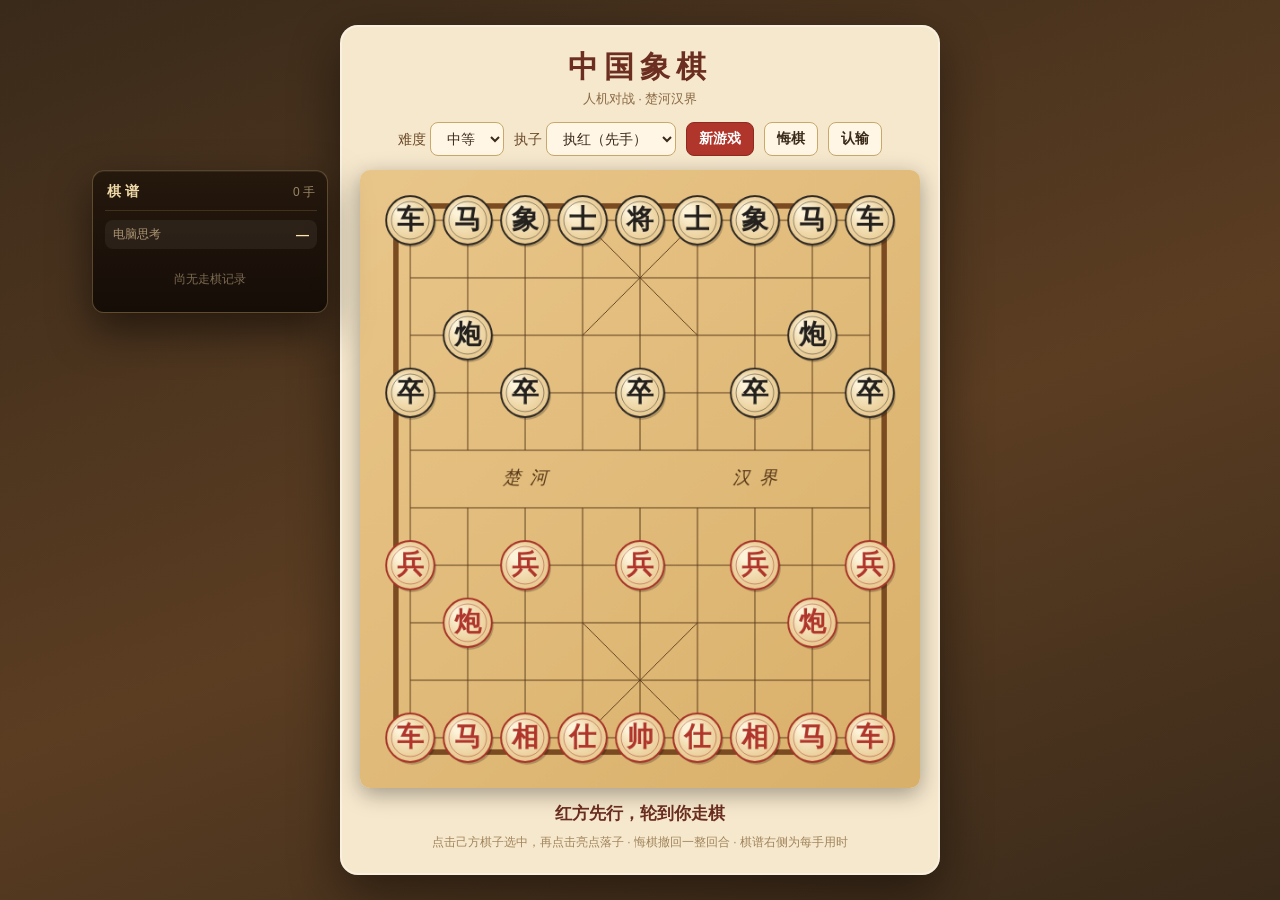
<file: cn_chess/index.html>
<!DOCTYPE html>
<html lang="zh-CN">
<head>
<meta charset="UTF-8">
<meta name="viewport" content="width=device-width, initial-scale=1.0">
<title>中国象棋 · 人机对战</title>
<link rel="stylesheet" href="css/style.css">
</head>
<body>
  <div class="card">
    <h1>中国象棋</h1>
    <div class="subtitle">人机对战 · 楚河汉界</div>

    <div class="controls">
      <label>难度
        <select id="difficulty">
          <option value="easy">简单</option>
          <option value="medium" selected>中等</option>
          <option value="hard">困难</option>
        </select>
      </label>
      <label>执子
        <select id="side">
          <option value="red" selected>执红（先手）</option>
          <option value="black">执黑（后手）</option>
        </select>
      </label>
      <button class="primary" id="btnNew">新游戏</button>
      <button id="btnUndo">悔棋</button>
      <button id="btnResign">认输</button>
    </div>

    <div class="board-wrap">
      <canvas id="board" width="624" height="688"></canvas>

      <aside class="log-panel" aria-label="棋谱">
        <div class="log-panel-head">
          <span class="log-panel-title">棋谱</span>
          <span class="log-panel-count"><span id="moveCount">0</span> 手</span>
        </div>
        <div class="think-bar">
          <span>电脑思考</span>
          <strong id="thinkTime">—</strong>
        </div>
        <div class="logbox" id="log"></div>
      </aside>
    </div>

    <div class="status" id="status">红方先行，轮到你走棋</div>
    <div class="hint">点击己方棋子选中，再点击亮点落子 · 悔棋撤回一整回合 · 棋谱右侧为每手用时</div>
  </div>

  <!-- 模块按依赖顺序加载：常量 → 规则 → AI → 音效 → 渲染 → 流程 → 启动 -->
  <script src="js/constants.js"></script>
  <script src="js/rules.js"></script>
  <script src="js/ai.js"></script>
  <script src="js/sound.js"></script>
  <script src="js/dialog.js"></script>
  <script src="js/renderer.js"></script>
  <script src="js/game.js"></script>
  <script src="js/main.js"></script>
</body>
</html>
</file>
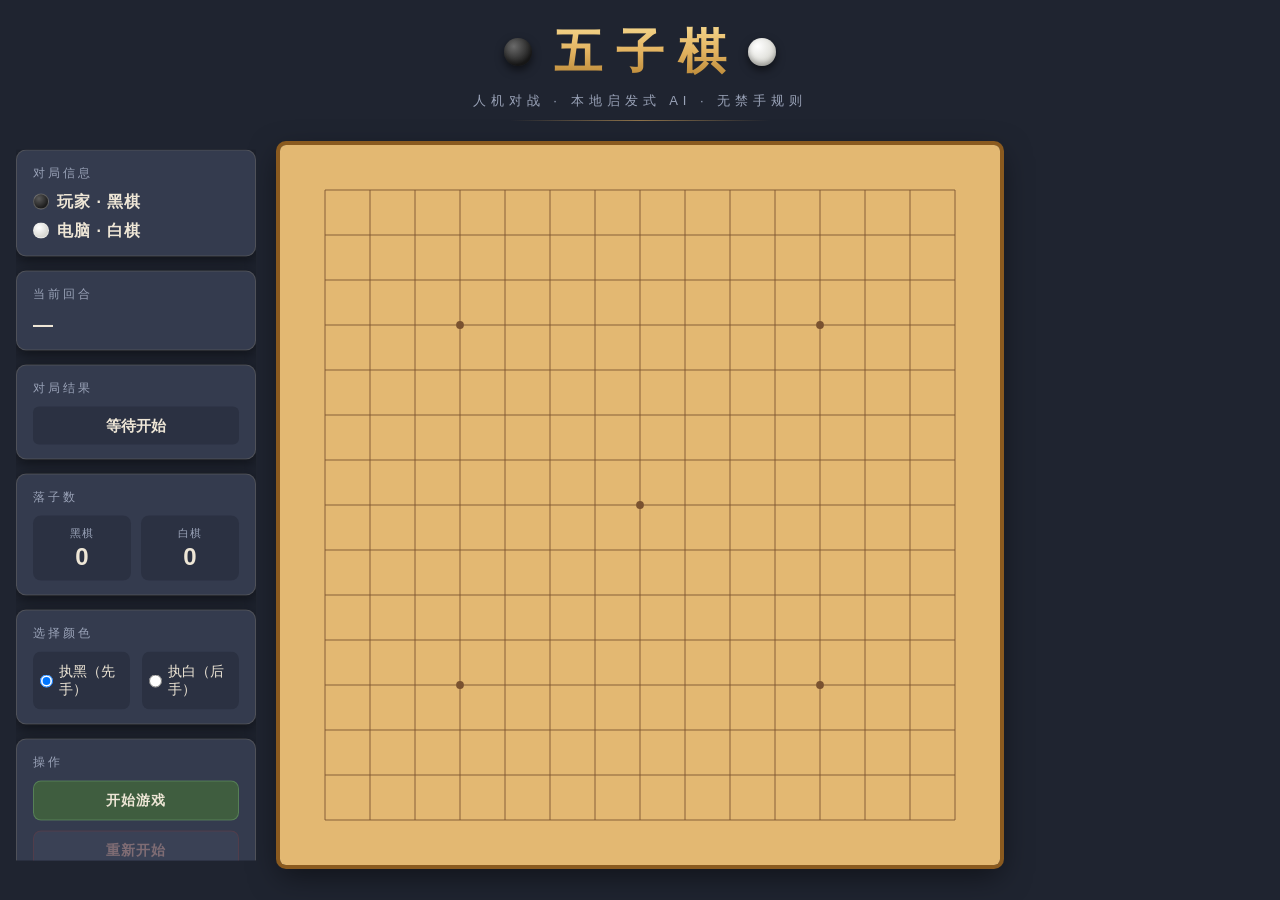
<file: gomoku/index.html>
<!DOCTYPE html>
<html lang="zh-CN">
<head>
  <meta charset="UTF-8" />
  <meta name="viewport" content="width=device-width, initial-scale=1.0, maximum-scale=1.0, user-scalable=no" />
  <title>五子棋 · 人机对战</title>
  <link rel="stylesheet" href="css/style.css" />
</head>
<body>

  <div class="app">

    <header class="app-header">
      <div class="title-row">
        <span class="title-stone title-stone--black" aria-hidden="true"></span>
        <h1 class="app-title">五子棋</h1>
        <span class="title-stone title-stone--white" aria-hidden="true"></span>
      </div>
      <p class="app-subtitle">人机对战 · 本地启发式 AI · 无禁手规则</p>
      <div class="title-divider" aria-hidden="true"></div>
    </header>

    <div class="board-area">

      <!-- 棋盘画布（绝对居中） -->
      <div id="canvas-wrap">
        <canvas id="board-canvas"></canvas>
      </div>

      <!-- 左侧信息栏（不参与棋盘居中） -->
      <aside class="sidebar">

        <div class="panel">
          <div class="panel-title">对局信息</div>
          <div class="badge-row">
            <span id="player-badge" class="badge badge-black">玩家 · 黑棋</span>
            <span id="ai-badge" class="badge badge-white">电脑 · 白棋</span>
          </div>
        </div>

        <div class="panel">
          <div class="panel-title">当前回合</div>
          <div id="turn-text">—</div>
        </div>

        <div class="panel">
          <div class="panel-title">对局结果</div>
          <div id="status-text" class="status-text">等待开始</div>
        </div>

        <div class="panel">
          <div class="panel-title">落子数</div>
          <div class="count-row">
            <div class="count-box">
              <span class="count-box-label">黑棋</span>
              <span id="black-count" class="count-box-value">0</span>
            </div>
            <div class="count-box">
              <span class="count-box-label">白棋</span>
              <span id="white-count" class="count-box-value">0</span>
            </div>
          </div>
        </div>

        <div class="panel">
          <div class="panel-title">选择颜色</div>
          <div class="color-options">
            <label>
              <input type="radio" name="color-choice" value="black" checked />
              执黑（先手）
            </label>
            <label>
              <input type="radio" name="color-choice" value="white" />
              执白（后手）
            </label>
          </div>
        </div>

        <div class="panel">
          <div class="panel-title">操作</div>
          <div class="btn-group">
            <button id="start-btn" class="btn btn-primary">开始游戏</button>
            <button id="restart-btn" class="btn btn-danger" disabled>重新开始</button>
            <button id="undo-btn" class="btn" disabled>悔棋</button>
          </div>
        </div>

      </aside>

    </div>

  </div>

  <!-- 经典 script 加载（非 ES Module），保证双击 index.html 即可运行。
       按依赖顺序加载，每个文件挂载到 window.Gomoku 命名空间 -->
  <script src="js/config.js"></script>
  <script src="js/Board.js"></script>
  <script src="js/RuleChecker.js"></script>
  <script src="js/AiPlayer.js"></script>
  <script src="js/Game.js"></script>
  <script src="js/Renderer.js"></script>
  <script src="js/InputController.js"></script>
  <script src="js/main.js"></script>

</body>
</html>
</file>
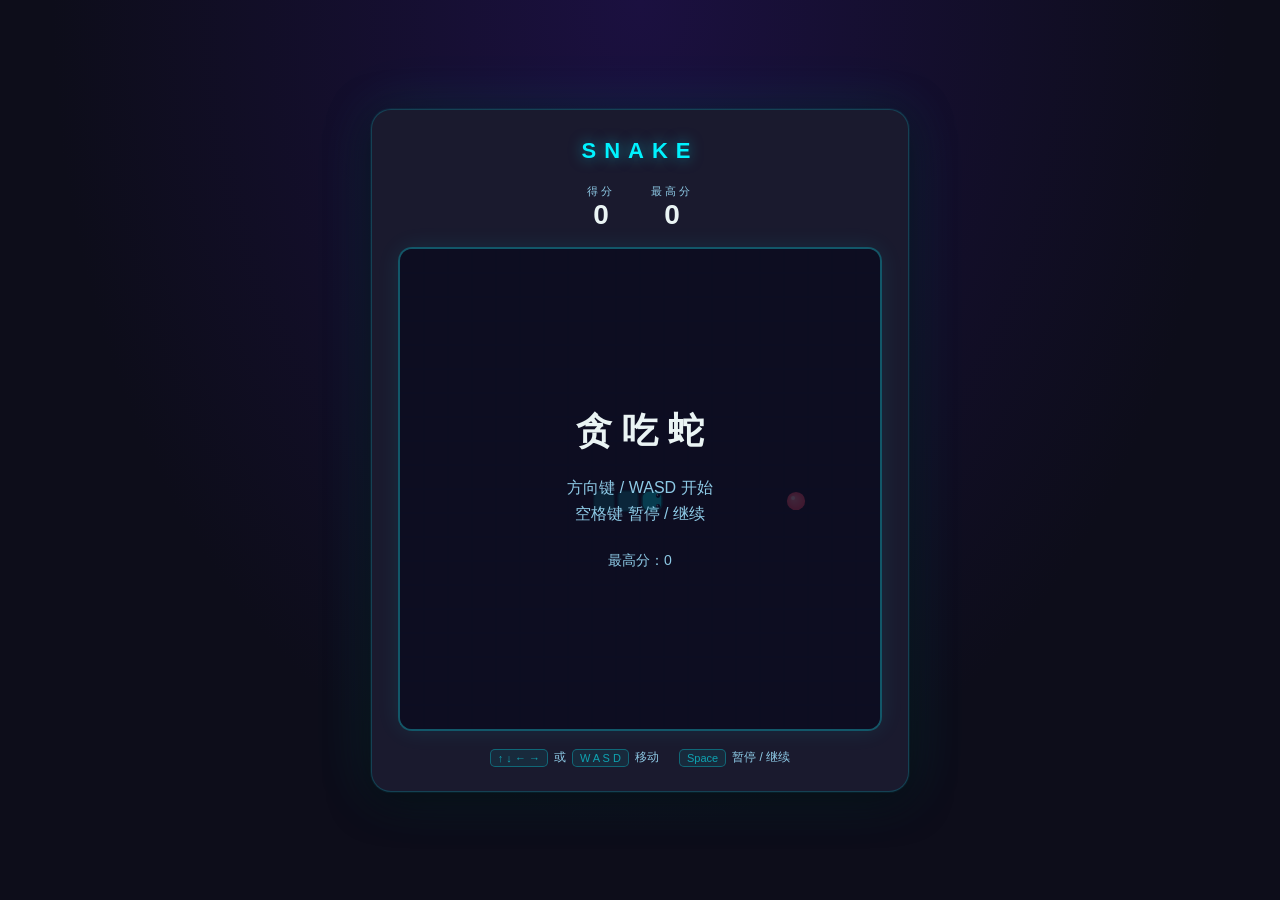
<file: snake/index.html>
<!DOCTYPE html>
<html lang="zh-CN">
<head>
  <meta charset="UTF-8" />
  <meta name="viewport" content="width=device-width, initial-scale=1.0" />
  <title>贪吃蛇</title>
  <link rel="stylesheet" href="style.css" />
</head>
<body>

  <div class="game-card">

    <!-- 标题 -->
    <h1 class="game-title">Snake</h1>

    <!-- 分数栏 -->
    <div class="score-bar">
      <div class="score-item">
        <span class="score-label">得分</span>
        <span class="score-value" id="score">0</span>
      </div>
      <div class="score-item">
        <span class="score-label">最高分</span>
        <span class="score-value" id="hiscore">0</span>
      </div>
    </div>

    <!-- 画布 -->
    <div class="canvas-wrap">
      <canvas id="gameCanvas"></canvas>
    </div>

    <!-- 操作提示 -->
    <div class="hint-bar">
      <div class="hint-item">
        <kbd>↑ ↓ ← →</kbd>
        <span>或</span>
        <kbd>W A S D</kbd>
        <span>移动</span>
      </div>
      <div class="hint-item">
        <kbd>Space</kbd>
        <span>暂停 / 继续</span>
      </div>
    </div>

  </div>

  <!-- ES Module 入口；defer 保证 DOM 已就绪 -->
  <script type="module" src="js/main.js"></script>

</body>
</html>
</file>
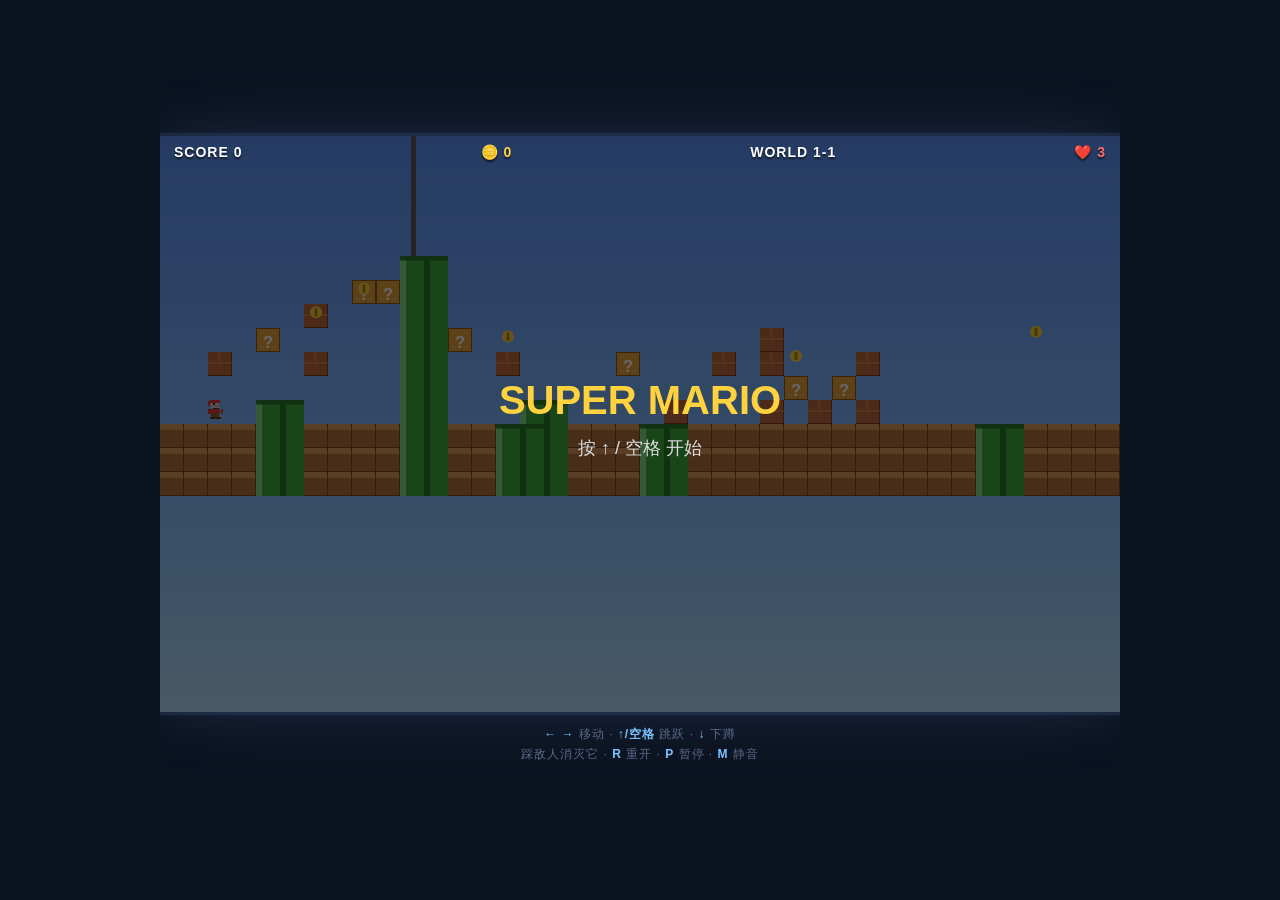
<file: SuperMario/index.html>
<!DOCTYPE html>
<html lang="zh-CN">
<head>
<meta charset="UTF-8">
<meta name="viewport" content="width=device-width, initial-scale=1.0">
<title>SUPER MARIO · 超级玛丽</title>
<style>
  html,body{margin:0;padding:0;background:#0b1220;height:100%;display:flex;align-items:center;justify-content:center;font-family:"Segoe UI","Arial",sans-serif;overflow:hidden;}
  #wrap{display:flex;flex-direction:column;align-items:center;gap:12px;}
  #stage{position:relative;box-shadow:0 0 60px rgba(120,180,255,.15),0 0 0 3px #182238,0 0 0 5px #0d1524;background:#000;}
  canvas{display:block;image-rendering:pixelated;image-rendering:crisp-edges;outline:none;}
  #hud{position:absolute;top:0;left:0;right:0;display:flex;justify-content:space-between;align-items:center;padding:8px 14px;color:#fff;font-size:14px;letter-spacing:1px;text-shadow:0 2px 2px rgba(0,0,0,.6);pointer-events:none;font-weight:bold;}
  #hud .coin{color:#ffd23e;}
  #hud .life{color:#ff6b6b;}
  .hint{color:#5a6885;font-size:12px;letter-spacing:1px;line-height:1.7;text-align:center;}
  .hint b{color:#7cc4ff;}
</style>
</head>
<body>
<div id="wrap">
  <div id="stage">
    <canvas id="game" width="960" height="576" tabindex="0"></canvas>
    <div id="hud">
      <span>SCORE <b id="score">0</b></span>
      <span class="coin">🪙 <b id="coins">0</b></span>
      <span>WORLD 1-1</span>
      <span class="life">❤️ <b id="lives">3</b></span>
    </div>
  </div>
  <div class="hint">
    <b>← →</b> 移动 · <b>↑/空格</b> 跳跃 · <b>↓</b> 下蹲<br>
    踩敌人消灭它 · <b>R</b> 重开 · <b>P</b> 暂停 · <b>M</b> 静音
  </div>
</div>

<!-- 模块化加载（普通脚本，file:// 双击即可运行，零构建零依赖） -->
<script src="js/config.js"></script>
<script src="js/input.js"></script>
<script src="js/audio.js"></script>
<script src="js/renderer.js"></script>
<script src="js/game.js"></script>
</body>
</html>
</file>
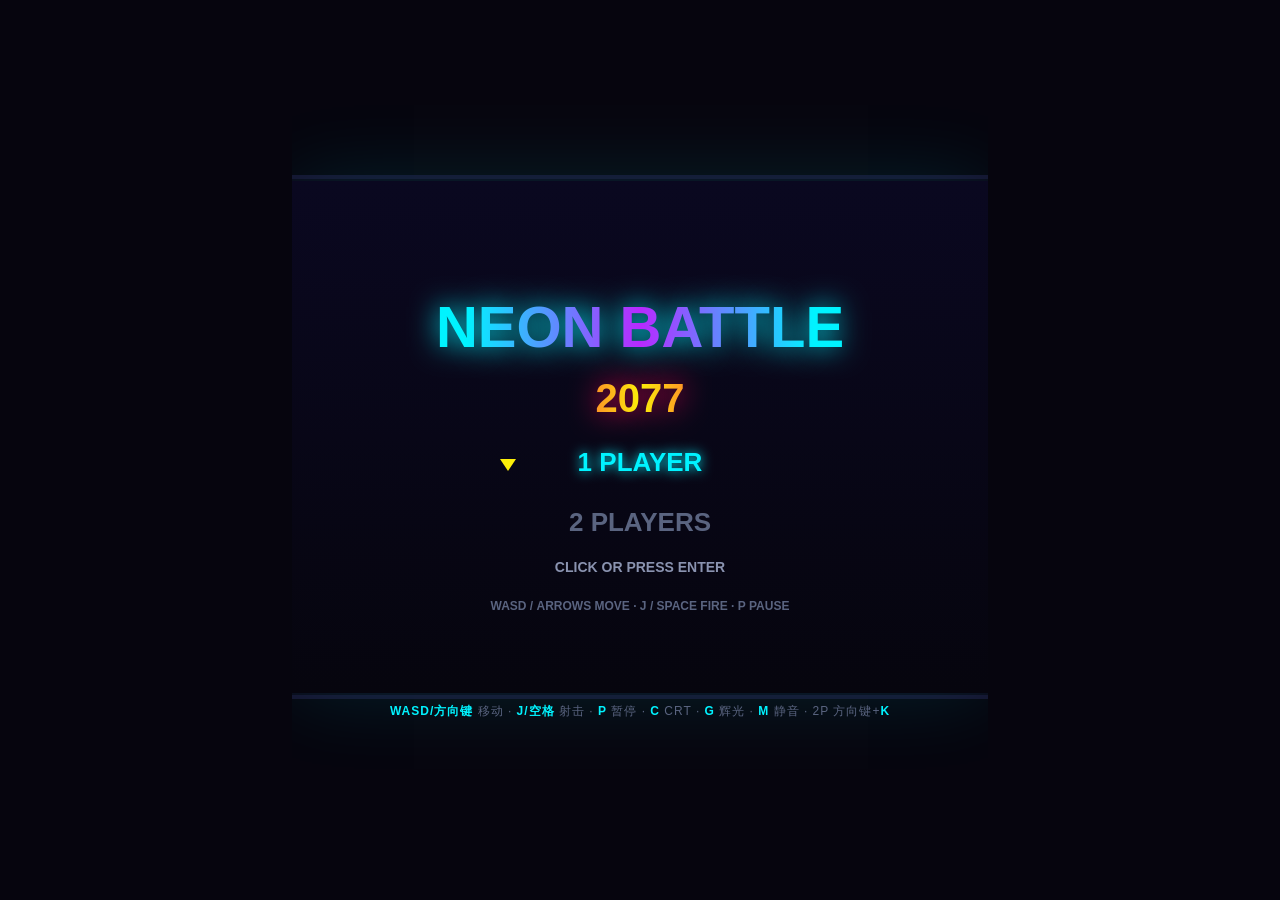
<file: tank/index.html>
<!DOCTYPE html>
<html lang="zh-CN">
<head>
<meta charset="UTF-8">
<meta name="viewport" content="width=device-width, initial-scale=1.0">
<title>NEON BATTLE 2077 · 赛博坦克大战</title>
<style>
  html,body{margin:0;padding:0;background:#06050e;height:100%;display:flex;align-items:center;justify-content:center;font-family:"Segoe UI","Arial Black",sans-serif;overflow:hidden;}
  #wrap{display:flex;flex-direction:column;align-items:center;gap:10px;}
  canvas{image-rendering:pixelated;box-shadow:0 0 80px rgba(0,243,255,.12),0 0 0 2px #0a0918,0 0 0 6px #15122e;background:#06050e;outline:none;}
  .hint{color:#5a6480;font-size:12px;letter-spacing:1px;}
  .hint b{color:#00f3ff;}
</style>
</head>
<body>
<div id="wrap">
  <canvas id="game" width="696" height="512" tabindex="0"></canvas>
  <div class="hint"><b>WASD/方向键</b> 移动 · <b>J/空格</b> 射击 · <b>P</b> 暂停 · <b>C</b> CRT · <b>G</b> 辉光 · <b>M</b> 静音 · 2P 方向键+<b>K</b></div>
</div>

<!-- 模块化加载（普通脚本，file:// 双击即可运行，零构建零依赖） -->
<script src="js/config.js"></script>
<script src="js/audio.js"></script>
<script src="js/renderer.js"></script>
<script src="js/map.js"></script>
<script src="js/game.js"></script>
</body>
</html>
</file>
<file: cn_chess/css/style.css>
/* 中国象棋 · 页面样式 */

:root {
  --wood: #7a4a21;
  --board: #ecc98f;
  --ink: #5a3a1a;
  --red: #b0352b;
  --black: #23201d;
}

* { box-sizing: border-box; margin: 0; padding: 0; }

body {
  font-family: "PingFang SC", "Microsoft YaHei", "Noto Sans SC", sans-serif;
  background: linear-gradient(160deg, #3a2a1a 0%, #5b3d22 55%, #3a2a1a 100%);
  min-height: 100vh;
  display: flex;
  padding: 24px 12px;
  color: #2c2013;
}

/* margin:auto 居中；内容高于视口时也不会被裁掉顶部 */
.card {
  margin: auto;
  background: #f6e8cd;
  border-radius: 18px;
  box-shadow: 0 18px 50px rgba(0, 0, 0, .45), inset 0 0 0 2px rgba(255, 255, 255, .35);
  padding: 22px 20px 24px;
  width: 600px;
  max-width: 100%;
  min-width: 0;   /* 允许在窄屏被 flex 容器压缩，否则 canvas 的固有宽度会撑破布局 */
}

h1 {
  text-align: center;
  font-size: 30px;
  letter-spacing: 6px;
  color: #6b2e20;
  margin-bottom: 2px;
}

.subtitle {
  text-align: center;
  font-size: 13px;
  color: #8a6a45;
  margin-bottom: 14px;
}

/* ---------- 控制区 ---------- */

.controls {
  display: flex;
  flex-wrap: wrap;
  gap: 10px;
  justify-content: center;
  align-items: center;
  margin-bottom: 14px;
}

.controls label { font-size: 14px; color: #6b4a2a; }

select,
button {
  font-family: inherit;
  font-size: 14px;
  padding: 7px 12px;
  border-radius: 8px;
  border: 1px solid #c9a86a;
  background: #fff6e6;
  color: #3a2a1a;
  cursor: pointer;
  transition: all .15s;
}

button { font-weight: 600; }
button:hover { background: #ffe9c2; border-color: #a8843f; }

button.primary {
  background: var(--red);
  border-color: #8f2a22;
  color: #fff;
}
button.primary:hover { background: #c23f33; }

/* ---------- 棋盘（浏览器居中） ---------- */

.board-wrap {
  position: relative;
  max-width: 560px;
  margin: 0 auto;
  text-align: center;
}

canvas {
  display: block;
  width: 100%;
  max-width: 560px;
  height: auto;
  border-radius: 10px;
  box-shadow: 0 6px 22px rgba(0, 0, 0, .35);
  cursor: pointer;
  touch-action: manipulation;
}

/* ---------- 棋谱：独立深色面板，浮在棋盘左侧 ---------- */

.log-panel {
  position: absolute;
  top: 0;
  right: calc(100% + 32px);
  width: 236px;
  /* 高度随内容增长，最多与棋盘等高，超出后棋谱内部滚动 */
  max-height: 100%;
  display: flex;
  flex-direction: column;
  padding: 12px 10px 10px 12px;
  border-radius: 12px;
  background: linear-gradient(180deg, rgba(34, 22, 12, .9) 0%, rgba(18, 11, 6, .94) 100%);
  -webkit-backdrop-filter: blur(6px);
  backdrop-filter: blur(6px);
  border: 1px solid rgba(214, 176, 110, .34);
  box-shadow: 0 18px 40px rgba(0, 0, 0, .5), inset 0 1px 0 rgba(255, 255, 255, .07);
  color: #c9b795;
  text-align: left;
}

.log-panel-head {
  display: flex;
  justify-content: space-between;
  align-items: baseline;
  padding: 0 2px 9px;
  margin-bottom: 9px;
  border-bottom: 1px solid rgba(214, 176, 110, .18);
  font-size: 12px;
  color: #9b8767;
}

.log-panel-title {
  font-size: 14px;
  font-weight: 700;
  letter-spacing: 4px;
  color: #f0d9a8;
}

/* 思考时间：数值变动时闪一下 */
.think-bar {
  display: flex;
  justify-content: space-between;
  align-items: center;
  gap: 8px;
  margin-bottom: 8px;
  padding: 6px 8px;
  border-radius: 8px;
  background: rgba(255, 246, 230, .06);
  font-size: 12px;
  color: #ac9573;
}

.think-bar strong {
  display: inline-block;
  min-width: 62px;
  text-align: right;
  font-size: 13px;
  color: #ffe6ad;
  font-variant-numeric: tabular-nums;
}

.think-bar strong.is-thinking {
  color: #ffb3a3;
  animation: thinkBlink 1.1s ease-in-out infinite;
}

.think-bar strong.is-new { animation: thinkPop .45s ease-out; }

@keyframes thinkBlink {
  0%, 100% { opacity: 1; }
  50% { opacity: .35; }
}

@keyframes thinkPop {
  0% { color: #ffb3a3; transform: scale(1.14); }
  100% { color: #ffe6ad; transform: scale(1); }
}

.logbox {
  flex: 1 1 auto;
  min-height: 0;
  overflow-y: auto;
  padding-right: 2px;
  font-size: 13px;
  color: #c9b795;
  scrollbar-width: thin;
  scrollbar-color: rgba(214, 176, 110, .35) transparent;
}
.logbox::-webkit-scrollbar { width: 6px; }
.logbox::-webkit-scrollbar-thumb {
  background: rgba(214, 176, 110, .3);
  border-radius: 3px;
}

.logbox:empty::before {
  content: "尚无走棋记录";
  display: block;
  padding: 14px 6px;
  text-align: center;
  font-size: 12px;
  color: #7d6b52;
}

.logbox .line {
  display: flex;
  justify-content: space-between;
  gap: 8px;
  padding: 3px 6px;
  border-radius: 5px;
}
.logbox .line:nth-child(odd) { background: rgba(255, 255, 255, .045); }
.logbox .red { color: #ff9d8f; }
.logbox .black { color: #ded3bd; }

.logbox .line-text {
  overflow: hidden;
  text-overflow: ellipsis;
  white-space: nowrap;
}

.logbox .log-time {
  flex: none;
  font-size: 11px;
  color: #8e7c60;
  font-variant-numeric: tabular-nums;
}

/* ---------- 状态与提示 ---------- */

.status {
  margin-top: 14px;
  text-align: center;
  font-size: 17px;
  font-weight: 700;
  color: #6b2e20;
  min-height: 24px;
}

.hint {
  text-align: center;
  font-size: 12px;
  color: #a0845c;
  margin-top: 8px;
}

/* 屏幕不够宽时，棋谱改为棋盘下方的独立面板 */
@media (max-width: 1120px) {
  .log-panel {
    position: static;
    width: 100%;
    height: auto;
    max-height: 210px;
    margin-top: 16px;
  }
}

/* ---------- 对局结束弹窗 ---------- */

.result-overlay {
  position: fixed;
  inset: 0;
  z-index: 50;
  display: grid;
  place-items: center;
  padding: 20px;
  background: rgba(28, 15, 6, .55);
  -webkit-backdrop-filter: blur(3px);
  backdrop-filter: blur(3px);
  opacity: 0;
  transition: opacity .2s ease;
}
.result-overlay[hidden] { display: none; }
.result-overlay.is-open { opacity: 1; }
.result-overlay.is-closing { opacity: 0; }

.result-card {
  width: min(360px, 86vw);
  padding: 22px 24px 20px;
  text-align: center;
  background: radial-gradient(120% 120% at 50% 0%, #fdf3dd 0%, #f4e1bd 100%);
  border: 1px solid #d9b781;
  border-radius: 18px;
  box-shadow: 0 24px 60px rgba(0, 0, 0, .5), inset 0 0 0 2px rgba(255, 255, 255, .5);
  transform: translateY(16px) scale(.86);
  opacity: 0;
  transition: transform .28s cubic-bezier(.2, 1.25, .4, 1), opacity .2s ease;
}
.result-overlay.is-open .result-card { transform: none; opacity: 1; }

/* 印章：红底白字，带呼吸光晕，从卡片上方探出 */
.result-seal {
  width: 82px;
  height: 82px;
  margin: -54px auto 8px;
  display: grid;
  place-items: center;
  font-family: "KaiTi", "STKaiti", "SimSun", serif;
  font-size: 46px;
  font-weight: 700;
  line-height: 1;
  color: #fdf1dc;
  background: radial-gradient(circle at 32% 28%, #d4503f, #a3291f 72%);
  border: 3px solid #f7e6c8;
  border-radius: 50%;
  box-shadow: 0 6px 18px rgba(120, 26, 18, .45), 0 0 0 6px rgba(255, 255, 255, .3);
  animation: sealPulse 1.8s ease-in-out infinite;
}
.result-overlay.is-win .result-seal {
  background: radial-gradient(circle at 32% 28%, #e0b13c, #a9761a 72%);
  box-shadow: 0 6px 18px rgba(120, 78, 18, .45), 0 0 0 6px rgba(255, 255, 255, .35);
}

@keyframes sealPulse {
  0%, 100% { box-shadow: 0 6px 18px rgba(110, 30, 20, .45), 0 0 0 6px rgba(255, 255, 255, .30); }
  50%      { box-shadow: 0 6px 18px rgba(110, 30, 20, .45), 0 0 0 13px rgba(255, 255, 255, .10); }
}

.result-title {
  font-size: 24px;
  letter-spacing: 2px;
  color: #7b2e20;
  margin: 4px 0 6px;
}

.result-message {
  font-size: 14px;
  color: #8a6a45;
  min-height: 18px;
}

.result-actions {
  display: flex;
  gap: 10px;
  justify-content: center;
  margin-top: 18px;
}

@media (prefers-reduced-motion: reduce) {
  .result-overlay,
  .result-card { transition: none; }
  .result-seal { animation: none; }
}
</file>
<file: gomoku/css/style.css>
/* ===================================================================
   style.css — 五子棋（人机对战）页面样式
   木质棋盘风格，深色背景，棋盘居中，侧边栏展示状态与操作
   =================================================================== */

*, *::before, *::after {
  box-sizing: border-box;
  margin: 0;
  padding: 0;
}

:root {
  --bg-page: #1f2430;
  --bg-panel: #2b3142;
  --bg-card: #343b4e;
  --border: rgba(200, 180, 140, 0.18);
  --text: #eee6d6;
  --text-dim: #9aa3b8;
  --accent: #d9a85c;
  --accent-dark: #8a5a1f;
  --shadow: rgba(0, 0, 0, 0.5);
  --danger: #c0392b;
  --danger-hover: #e05a4a;
  --btn-bg: #454d63;
  --btn-hover: #58607a;
  --btn-active: #333a4c;
  /* 棋盘实际 CSS 显示尺寸，由 main.js 动态写入，供左侧信息栏紧贴棋盘定位 */
  --board-size: 832px;
}

html, body {
  min-height: 100vh;
  background: var(--bg-page);
  color: var(--text);
  font-family: "PingFang SC", "Microsoft YaHei", "Noto Sans SC", sans-serif;
  font-size: 15px;
}

.app {
  display: flex;
  flex-direction: column;
  align-items: center;
  padding: 20px 16px 28px;
  gap: 16px;
  min-height: 100vh;
}

/* ── 顶部标题区 ─────────────────────────────────────────────── */
.app-header {
  display: flex;
  flex-direction: column;
  align-items: center;
  gap: 8px;
}

.title-row {
  display: flex;
  align-items: center;
  gap: 22px;
}

.app-title {
  font-size: 48px;
  font-weight: 700;
  letter-spacing: 14px;
  margin-right: -14px; /* 抵消末字后的字距，保持视觉居中 */
  /* 金色渐变描字 + 呼吸发光 */
  background: linear-gradient(180deg, #f7dc94 0%, #e2b25f 50%, #b07e2e 100%);
  -webkit-background-clip: text;
  background-clip: text;
  color: transparent;
  -webkit-text-fill-color: transparent;
  animation: title-glow 3.6s ease-in-out infinite;
}

@keyframes title-glow {
  0%, 100% { filter: drop-shadow(0 2px 8px rgba(217, 168, 92, 0.35)); }
  50%      { filter: drop-shadow(0 2px 20px rgba(217, 168, 92, 0.65)); }
}

/* 标题两侧装饰棋子（纯 CSS 渐变，无外部素材） */
.title-stone {
  display: inline-block;
  width: 28px;
  height: 28px;
  border-radius: 50%;
  box-shadow:
    0 4px 8px rgba(0, 0, 0, 0.55),
    inset 0 -3px 5px rgba(0, 0, 0, 0.28);
}

.title-stone--black {
  background: radial-gradient(circle at 35% 30%, #6a6a6a, #1c1c1c 70%);
}

.title-stone--white {
  background: radial-gradient(circle at 35% 30%, #ffffff, #d6d6cf 75%);
}

.app-subtitle {
  font-size: 13px;
  letter-spacing: 5px;
  color: var(--text-dim);
}

.title-divider {
  width: 260px;
  height: 1px;
  margin-top: 2px;
  background: linear-gradient(90deg, transparent, var(--accent), transparent);
  opacity: 0.6;
}

.board-area {
  /* 标题下方占据剩余高度，棋盘在此区域内上下左右居中 */
  position: relative;
  flex: 1 1 auto;
  display: flex;
  justify-content: center;
  align-items: center;
  width: 100%;
}

#canvas-wrap {
  flex: 0 0 auto;
  max-width: 100%;
  border-radius: 6px;
  overflow: hidden;
  box-shadow:
    0 0 0 4px var(--accent-dark),
    0 10px 30px var(--shadow);
  line-height: 0;
  touch-action: none;
}

#board-canvas {
  display: block;
  cursor: crosshair;
  touch-action: none;
}

/* ── 侧边栏 ───────────────────────────────────────────────── */
.sidebar {
  /* 绝对定位到棋盘左侧，且“紧贴棋盘”（右边缘锚定在棋盘左边缘外侧 24px），
     不参与棋盘的水平居中 */
  position: absolute;
  top: 50%;
  transform: translateY(-50%);
  right: calc(50% + var(--board-size) / 2 + 24px);
  display: flex;
  flex-direction: column;
  gap: 14px;
  width: 240px;
  max-height: calc(100% - 24px);
  overflow-y: auto;
}

.panel {
  background: var(--bg-card);
  border: 1px solid var(--border);
  border-radius: 10px;
  padding: 14px 16px;
  box-shadow: 0 4px 14px var(--shadow);
}

.panel-title {
  font-size: 12px;
  letter-spacing: 3px;
  color: var(--text-dim);
  text-transform: uppercase;
  margin-bottom: 10px;
}

/* ── 颜色徽标 ─────────────────────────────────────────────── */
.badge {
  display: inline-flex;
  align-items: center;
  gap: 8px;
  font-size: 16px;
  font-weight: 600;
  letter-spacing: 1px;
}

.badge::before {
  content: "";
  display: inline-block;
  width: 16px;
  height: 16px;
  border-radius: 50%;
  border: 1px solid rgba(255, 255, 255, 0.25);
  flex-shrink: 0;
}

.badge-black::before {
  background: radial-gradient(circle at 35% 30%, #5a5a5a, #1c1c1c 70%);
}

.badge-white::before {
  background: radial-gradient(circle at 35% 30%, #ffffff, #d8d8d2 70%);
}

.badge-row {
  display: flex;
  flex-direction: column;
  gap: 8px;
}

/* ── 当前回合 ─────────────────────────────────────────────── */
#turn-text {
  font-size: 20px;
  font-weight: 700;
  letter-spacing: 1px;
}

/* ── 状态 ─────────────────────────────────────────────────── */
.status-text {
  font-size: 15px;
  font-weight: 600;
  padding: 8px 12px;
  border-radius: 6px;
  background: var(--bg-panel);
  text-align: center;
  line-height: 1.5;
}

.status-playing { color: var(--text); }
.status-won     { color: #f5c542; background: rgba(245, 197, 66, 0.12); }
.status-lost    { color: #f08c8c; background: rgba(240, 140, 140, 0.12); }
.status-draw    { color: #9fa8b3; background: rgba(159, 168, 179, 0.12); }

/* ── 落子数 ───────────────────────────────────────────────── */
.count-row {
  display: flex;
  gap: 10px;
}

.count-box {
  flex: 1;
  display: flex;
  flex-direction: column;
  align-items: center;
  gap: 2px;
  background: var(--bg-panel);
  border-radius: 8px;
  padding: 10px 4px;
}

.count-box-label {
  font-size: 11px;
  color: var(--text-dim);
  letter-spacing: 1px;
}

.count-box-value {
  font-size: 24px;
  font-weight: 700;
  font-variant-numeric: tabular-nums;
  color: var(--text);
}

/* ── 颜色选择 ─────────────────────────────────────────────── */
.color-options {
  display: flex;
  gap: 12px;
}

.color-options label {
  flex: 1;
  display: flex;
  align-items: center;
  justify-content: center;
  gap: 6px;
  padding: 10px 6px;
  background: var(--bg-panel);
  border-radius: 8px;
  cursor: pointer;
  font-size: 14px;
  border: 1px solid transparent;
  transition: border-color 0.15s ease;
}

.color-options label:hover {
  border-color: var(--accent);
}

.color-options input {
  cursor: pointer;
}

.color-options label:has(input:disabled) {
  opacity: 0.5;
  cursor: not-allowed;
}

/* ── 按钮 ─────────────────────────────────────────────────── */
.btn-group {
  display: flex;
  flex-direction: column;
  gap: 10px;
}

.btn {
  display: block;
  width: 100%;
  padding: 10px 16px;
  border: 1px solid var(--border);
  border-radius: 8px;
  background: var(--btn-bg);
  color: var(--text);
  font-family: inherit;
  font-size: 14px;
  font-weight: 600;
  letter-spacing: 1px;
  cursor: pointer;
  text-align: center;
  transition: background 0.15s ease, border-color 0.15s ease, opacity 0.15s ease;
}

.btn:hover:not(:disabled) {
  background: var(--btn-hover);
  border-color: var(--accent);
}

.btn:active:not(:disabled) {
  background: var(--btn-active);
}

.btn:disabled {
  opacity: 0.4;
  cursor: not-allowed;
}

.btn-primary {
  background: #3f5d3f;
  border-color: rgba(120, 180, 120, 0.4);
}

.btn-primary:hover:not(:disabled) {
  background: #4d704d;
  border-color: #9cc09c;
}

.btn-danger {
  border-color: rgba(192, 57, 43, 0.45);
  color: #f0b7ae;
}

.btn-danger:hover:not(:disabled) {
  background: var(--danger);
  border-color: var(--danger-hover);
  color: #fff;
}

/* ── 响应式 ───────────────────────────────────────────────── */
@media (max-width: 1024px) {
  .app-title {
    font-size: 30px;
    letter-spacing: 8px;
    margin-right: -8px;
  }

  .title-row {
    gap: 14px;
  }

  .title-stone {
    width: 20px;
    height: 20px;
  }

  .app-subtitle {
    font-size: 11px;
    letter-spacing: 3px;
  }

  .title-divider {
    width: 180px;
  }

  .board-area {
    flex-direction: column;
    gap: 20px;
  }

  /* 窄屏：信息栏回到文档流，棋盘在上、信息栏在下 */
  .sidebar {
    position: static;
    transform: none;
    width: 100%;
    max-width: 640px;
    max-height: none;
    overflow-y: visible;
    flex-direction: row;
    flex-wrap: wrap;
    gap: 10px;
  }

  .panel {
    flex: 1 1 150px;
  }

  .btn-group {
    flex-direction: row;
    flex: 1 1 100%;
  }

  .btn {
    flex: 1;
  }
}
</file>
<file: snake/style.css>
/* ===================================================================
   style.css — 贪吃蛇页面样式
   =================================================================== */

/* ── 重置与全局 ──────────────────────────────────────────────────── */
*, *::before, *::after {
  box-sizing: border-box;
  margin: 0;
  padding: 0;
}

:root {
  --bg-page:    #0d0d1a;
  --bg-card:    #1a1a2e;
  --accent:     #00f3ff;
  --accent-dim: #0fa3b1;
  --text:       #eaf4f4;
  --text-dim:   #8ecae6;
  --border:     rgba(0, 243, 255, 0.18);
  --shadow:     rgba(0, 243, 255, 0.12);
}

html, body {
  height: 100%;
}

body {
  display: flex;
  align-items: center;
  justify-content: center;
  min-height: 100vh;
  background: var(--bg-page);
  font-family: "PingFang SC", "Microsoft YaHei", "Noto Sans SC", sans-serif;
  color: var(--text);
  /* 深色放射渐变背景，增加层次感 */
  background-image: radial-gradient(ellipse at 50% 0%, #1b1040 0%, #0d0d1a 65%);
}

/* ── 外层卡片 ────────────────────────────────────────────────────── */
.game-card {
  display: flex;
  flex-direction: column;
  align-items: center;
  gap: 20px;
  padding: 28px 28px 24px;
  background: var(--bg-card);
  border: 1px solid var(--border);
  border-radius: 20px;
  box-shadow:
    0 0 0 1px rgba(0, 243, 255, 0.06),
    0 8px 40px rgba(0, 0, 0, 0.55),
    0 0 60px var(--shadow);
}

/* ── 标题 ────────────────────────────────────────────────────────── */
.game-title {
  font-size: 22px;
  font-weight: 700;
  letter-spacing: 8px;
  color: var(--accent);
  text-shadow: 0 0 14px rgba(0, 243, 255, 0.5);
  text-transform: uppercase;
}

/* ── 分数栏 ──────────────────────────────────────────────────────── */
.score-bar {
  display: flex;
  gap: 36px;
  width: 100%;
  justify-content: center;
}

.score-item {
  display: flex;
  flex-direction: column;
  align-items: center;
  gap: 2px;
}

.score-label {
  font-size: 11px;
  letter-spacing: 3px;
  color: var(--text-dim);
  text-transform: uppercase;
}

.score-value {
  font-size: 28px;
  font-weight: 700;
  font-variant-numeric: tabular-nums;
  color: var(--text);
  line-height: 1;
  /* 数字变化时有轻微缩放动画 */
  transition: transform 0.1s ease;
}

.score-value.bump {
  transform: scale(1.2);
}

/* ── Canvas 容器 ─────────────────────────────────────────────────── */
.canvas-wrap {
  position: relative;
  border-radius: 12px;
  overflow: hidden;
  /* 霓虹边框发光 */
  box-shadow:
    0 0 0 2px rgba(0, 243, 255, 0.25),
    0 0 24px rgba(0, 243, 255, 0.10);
  line-height: 0; /* 消除 inline 元素底部空隙 */
}

#gameCanvas {
  display: block;
  /* CSS 尺寸跟随画布逻辑尺寸（由 JS 设置 width/height 属性） */
  max-width: 90vmin;
  max-height: 90vmin;
  width: 100%;
  height: auto;
  cursor: default;
  image-rendering: pixelated; /* 保持像素清晰 */
}

/* ── 底部操作提示 ────────────────────────────────────────────────── */
.hint-bar {
  display: flex;
  gap: 20px;
  flex-wrap: wrap;
  justify-content: center;
}

.hint-item {
  display: flex;
  align-items: center;
  gap: 6px;
  font-size: 12px;
  color: var(--text-dim);
}

kbd {
  display: inline-block;
  padding: 2px 7px;
  border: 1px solid rgba(0, 243, 255, 0.3);
  border-radius: 5px;
  background: rgba(0, 243, 255, 0.07);
  font-family: inherit;
  font-size: 11px;
  color: var(--accent-dim);
  white-space: nowrap;
}

/* ── 响应式 ──────────────────────────────────────────────────────── */
@media (max-width: 540px) {
  .game-card {
    padding: 18px 12px 16px;
    gap: 14px;
    border-radius: 14px;
  }

  .game-title {
    font-size: 16px;
    letter-spacing: 5px;
  }

  .score-value {
    font-size: 22px;
  }

  .hint-bar {
    gap: 10px;
  }
}
</file>
